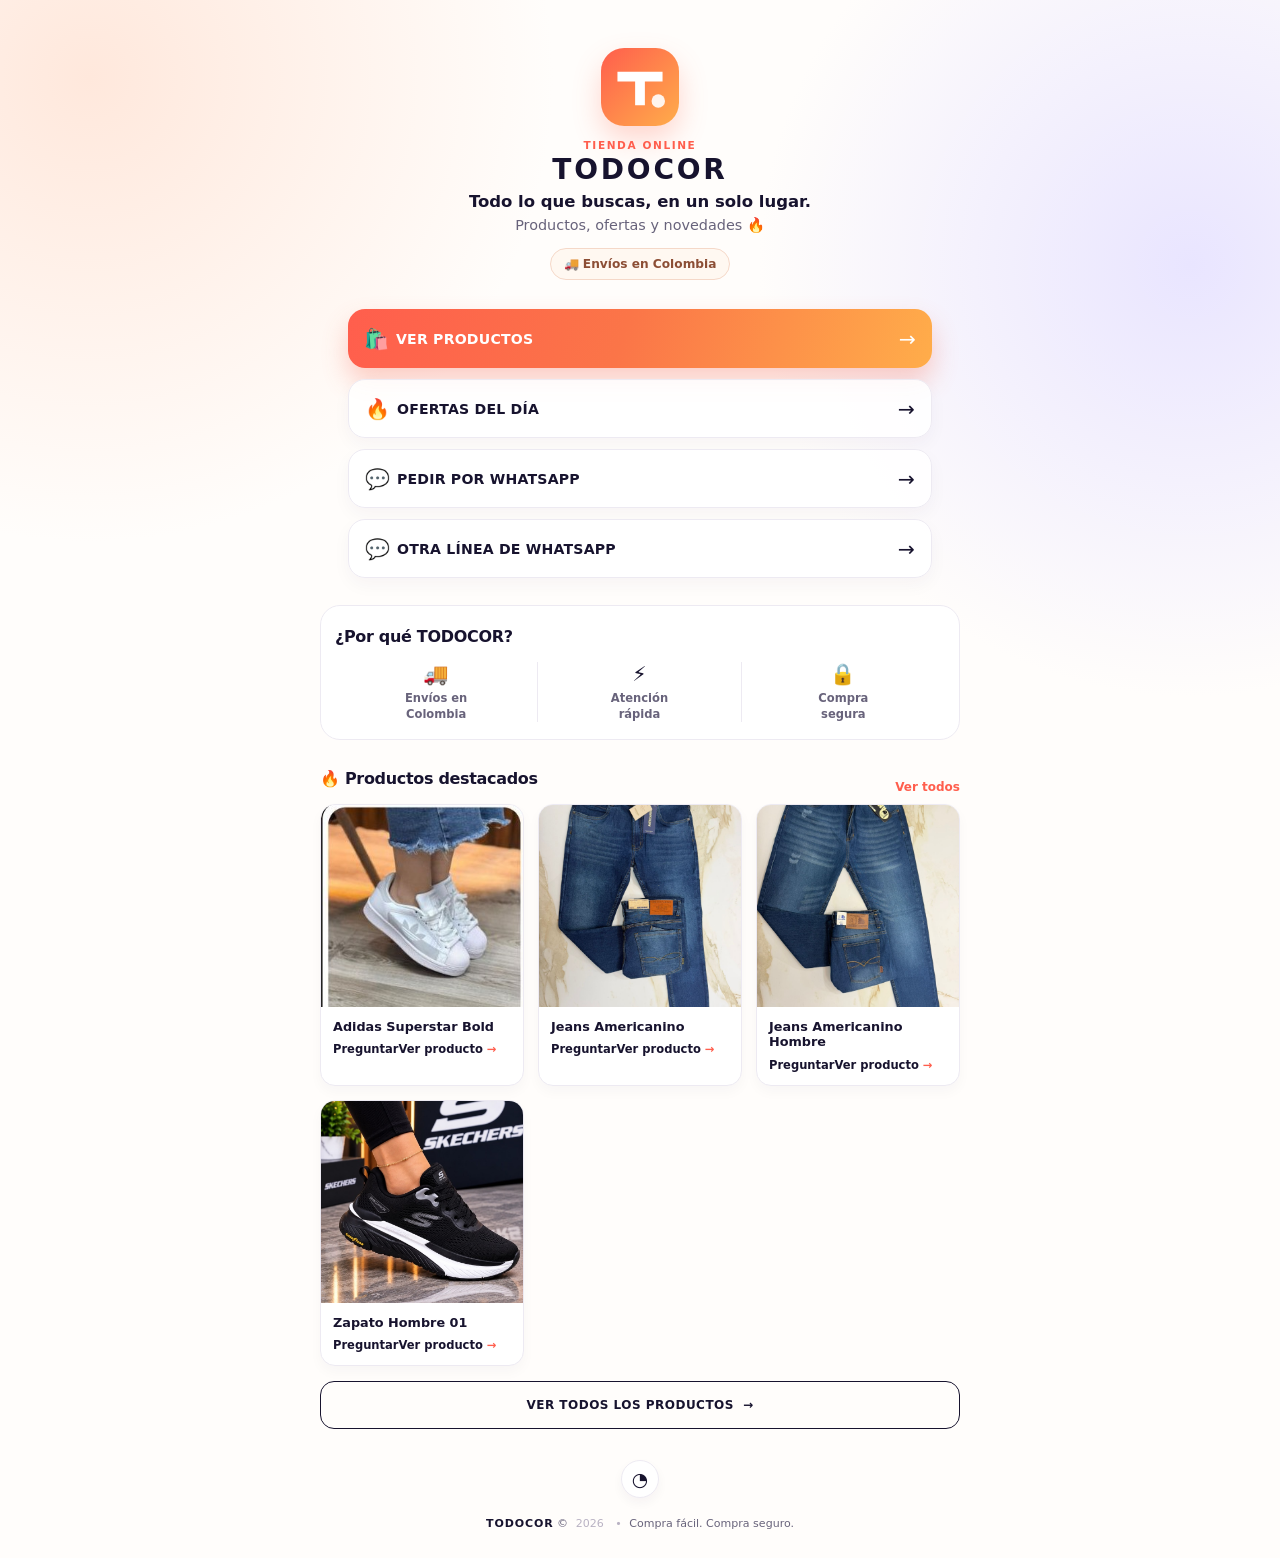
<file: index.html>
<!doctype html>
<html lang="es">
  <head>
    <meta charset="UTF-8" />
    <meta name="viewport" content="width=device-width, initial-scale=1.0" />
    <meta name="theme-color" content="#151032" />
    <meta name="description" content="Descubre productos, ofertas y novedades de TODOCOR. Compra fácil y recibe tus productos en Colombia." />
    <meta property="og:title" content="TODOCOR | Todo lo que buscas, en un solo lugar" />
    <meta property="og:description" content="Descubre productos, ofertas y novedades de TODOCOR. Compra fácil y recibe tus productos en Colombia." />
    <meta property="og:type" content="website" />
    <meta property="og:image" content="assets/logo.svg" />
    <link rel="icon" href="assets/logo.svg" type="image/svg+xml" />
    <link rel="stylesheet" href="style.css" />
    <title>TODOCOR | Todo lo que buscas, en un solo lugar</title>
  </head>
  <body>
    <main class="page-shell">
      <section class="hero reveal" aria-labelledby="brand-name">
        <div class="brand-mark"><img id="brand-logo" src="assets/logo.svg" alt="Logo TODOCOR" /></div>
        <p class="eyebrow">TIENDA ONLINE</p>
        <h1 id="brand-name">TODOCOR</h1>
        <p class="tagline" id="brand-description">Todo lo que buscas, en un solo lugar.</p>
        <p class="subtag">Productos, ofertas y novedades <span aria-hidden="true">🔥</span></p>
        <span class="shipping-badge">🚚 Envíos en Colombia</span>
      </section>

      <nav class="links reveal" aria-label="Enlaces principales">
        <!-- Los enlaces se configuran al inicio de script.js -->
        <a class="link-card featured" data-link="products" href="#PRODUCTOS"><span class="link-icon">🛍️</span><span>VER PRODUCTOS</span><span class="arrow">→</span></a>
        <a class="link-card" data-link="offers" href="#OFERTAS"><span class="link-icon">🔥</span><span>OFERTAS DEL DÍA</span><span class="arrow">→</span></a>
        <a class="link-card" data-link="whatsapp" href="#WHATSAPP"><span class="link-icon">💬</span><span>PEDIR POR WHATSAPP</span><span class="arrow">→</span></a>
        <a class="link-card" data-link="whatsappSecondary" href="#WHATSAPP-2"><span class="link-icon">💬</span><span>OTRA LÍNEA DE WHATSAPP</span><span class="arrow">→</span></a>
        <a class="link-card" data-link="tiktok" href="#TIKTOK"><span class="link-icon">♪</span><span>SÍGUENOS EN TIKTOK</span><span class="arrow">→</span></a>
        <a class="link-card" data-link="instagram" href="#INSTAGRAM"><span class="link-icon">◎</span><span>SÍGUENOS EN INSTAGRAM</span><span class="arrow">→</span></a>
        <a class="link-card" data-link="facebook" href="#FACEBOOK"><span class="link-icon">f</span><span>VISÍTANOS EN FACEBOOK</span><span class="arrow">→</span></a>
      </nav>

      <section class="trust reveal" aria-labelledby="trust-title">
        <h2 id="trust-title">¿Por qué TODOCOR?</h2>
        <div class="trust-list">
          <div><span>🚚</span><p>Envíos en<br />Colombia</p></div>
          <div><span>⚡</span><p>Atención<br />rápida</p></div>
          <div><span>🔒</span><p>Compra<br />segura</p></div>
        </div>
      </section>

      <section class="products reveal" aria-labelledby="products-title">
        <div class="section-heading"><h2 id="products-title">🔥 Productos destacados</h2><a data-link="products" href="#PRODUCTOS">Ver todos</a></div>
        <!-- Se llena automáticamente con los productos destacados de products.json. -->
        <div class="product-grid" id="featured-products" aria-live="polite"></div>
        <a class="all-products-button" data-link="products" href="products.html">VER TODOS LOS PRODUCTOS <span>→</span></a>
      </section>

      <section class="socials reveal" aria-label="Redes sociales">
        <a data-link="tiktok" href="#TIKTOK" aria-label="TikTok">♪</a><a data-link="instagram" href="#INSTAGRAM" aria-label="Instagram">◎</a><a data-link="facebook" href="#FACEBOOK" aria-label="Facebook">f</a><a data-link="whatsapp" href="#WHATSAPP" aria-label="WhatsApp">◔</a>
      </section>
      <footer class="reveal"><strong id="footer-brand">TODOCOR</strong> © <span id="copyright-year"></span> <span>•</span> Compra fácil. Compra seguro.</footer>
    </main>
    <script src="script.js"></script>
    <script src="products.js"></script>
  </body>
</html>
</file>
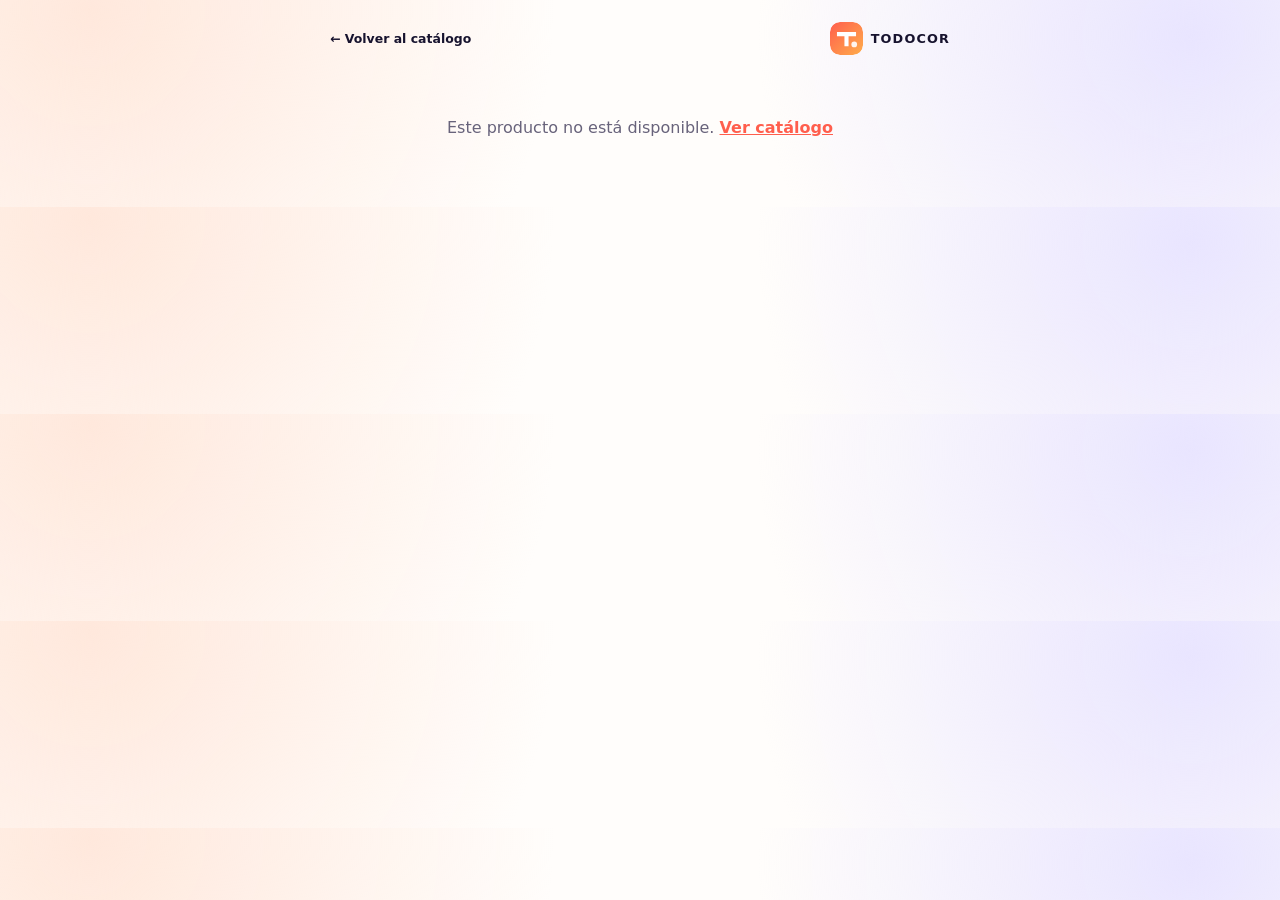
<file: product.html>
<!doctype html>
<html lang="es">
  <head>
    <meta charset="UTF-8" />
    <meta name="viewport" content="width=device-width, initial-scale=1.0" />
    <meta name="theme-color" content="#151032" />
    <meta name="description" content="Producto TODOCOR." />
    <link rel="icon" href="assets/logo.svg" type="image/svg+xml" />
    <link rel="stylesheet" href="style.css" />
    <title>Producto | TODOCOR</title>
  </head>
  <body>
    <main class="detail-page page-shell">
      <header class="catalog-header reveal"><a class="back-link" href="products.html">← Volver al catálogo</a><a class="mini-brand" href="index.html"><img id="brand-logo" src="assets/logo.svg" alt="Logo TODOCOR" /><span id="brand-name">TODOCOR</span></a></header>
      <section id="product-detail" class="product-detail reveal" aria-live="polite"></section>
      <p class="empty-state" id="missing-product" hidden>Este producto no está disponible. <a href="products.html">Ver catálogo</a></p>
    </main>
    <script src="script.js"></script>
    <script src="products.js"></script>
  </body>
</html>
</file>
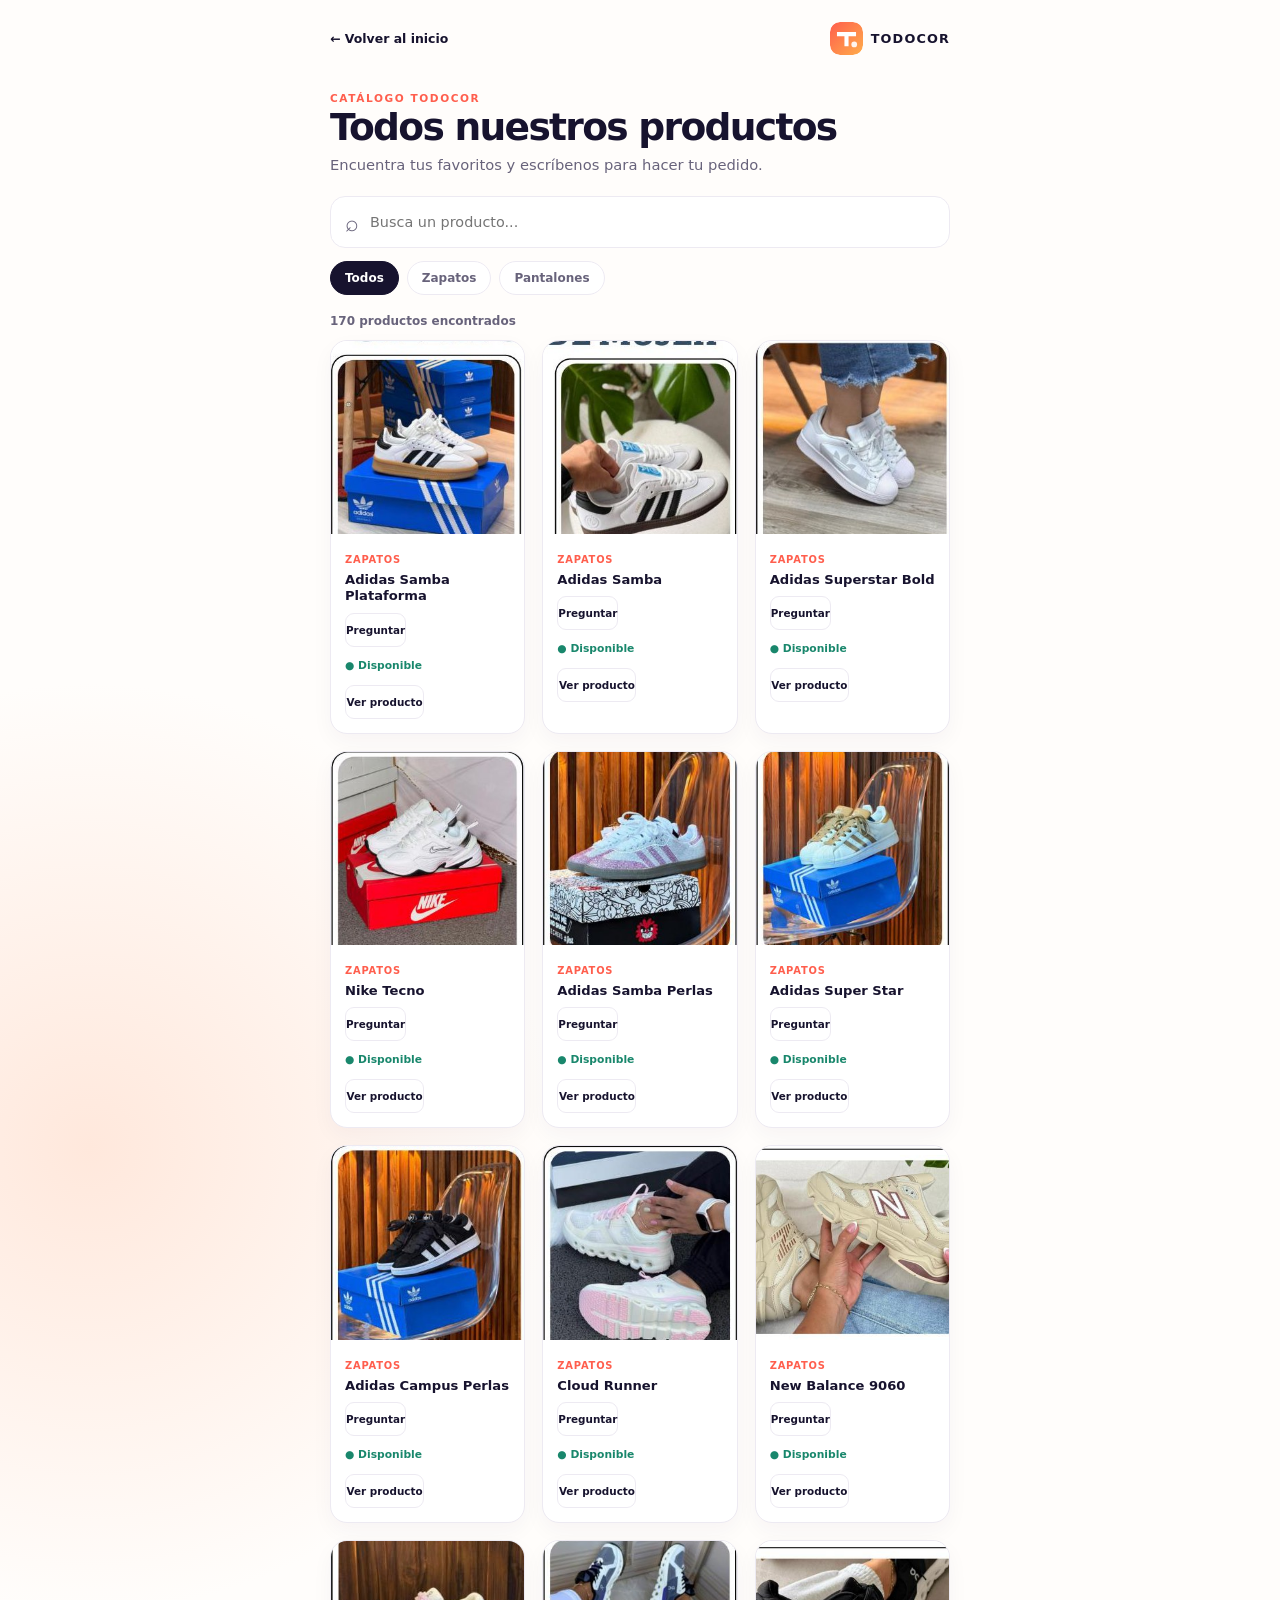
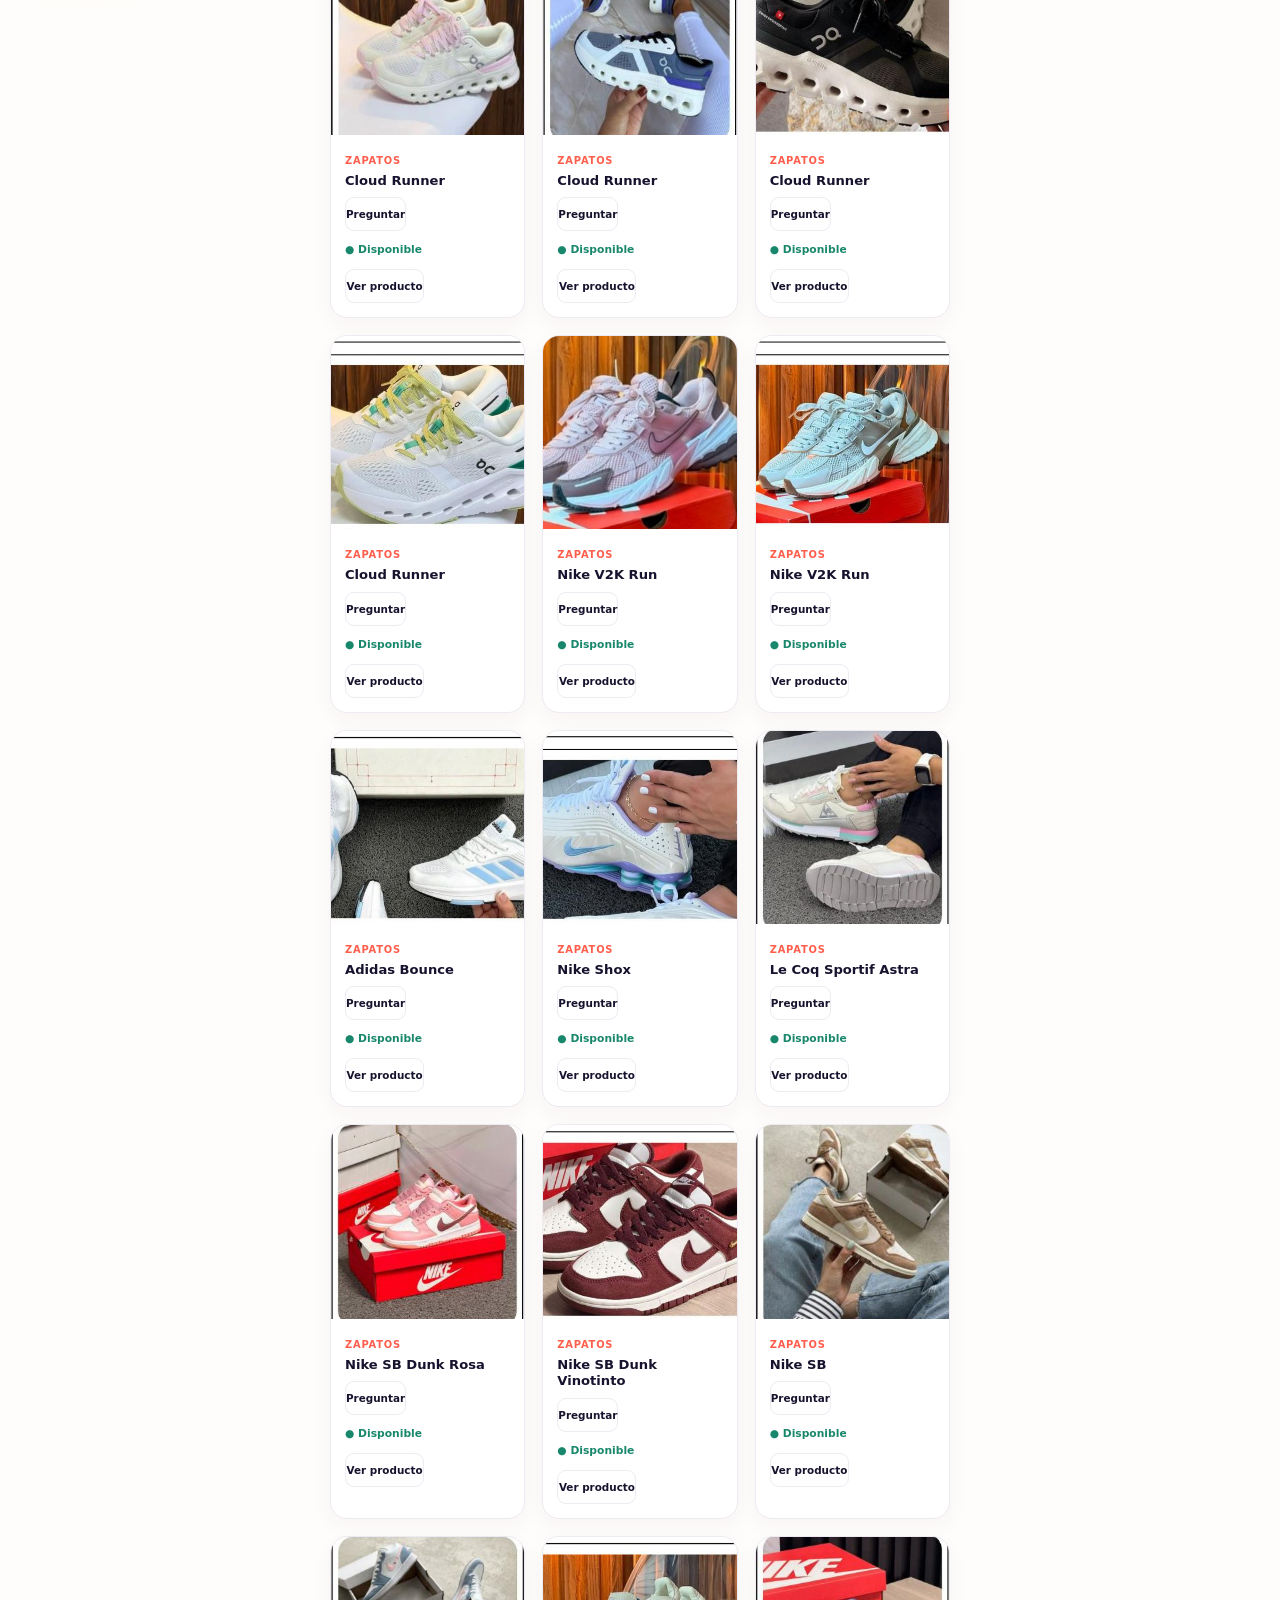
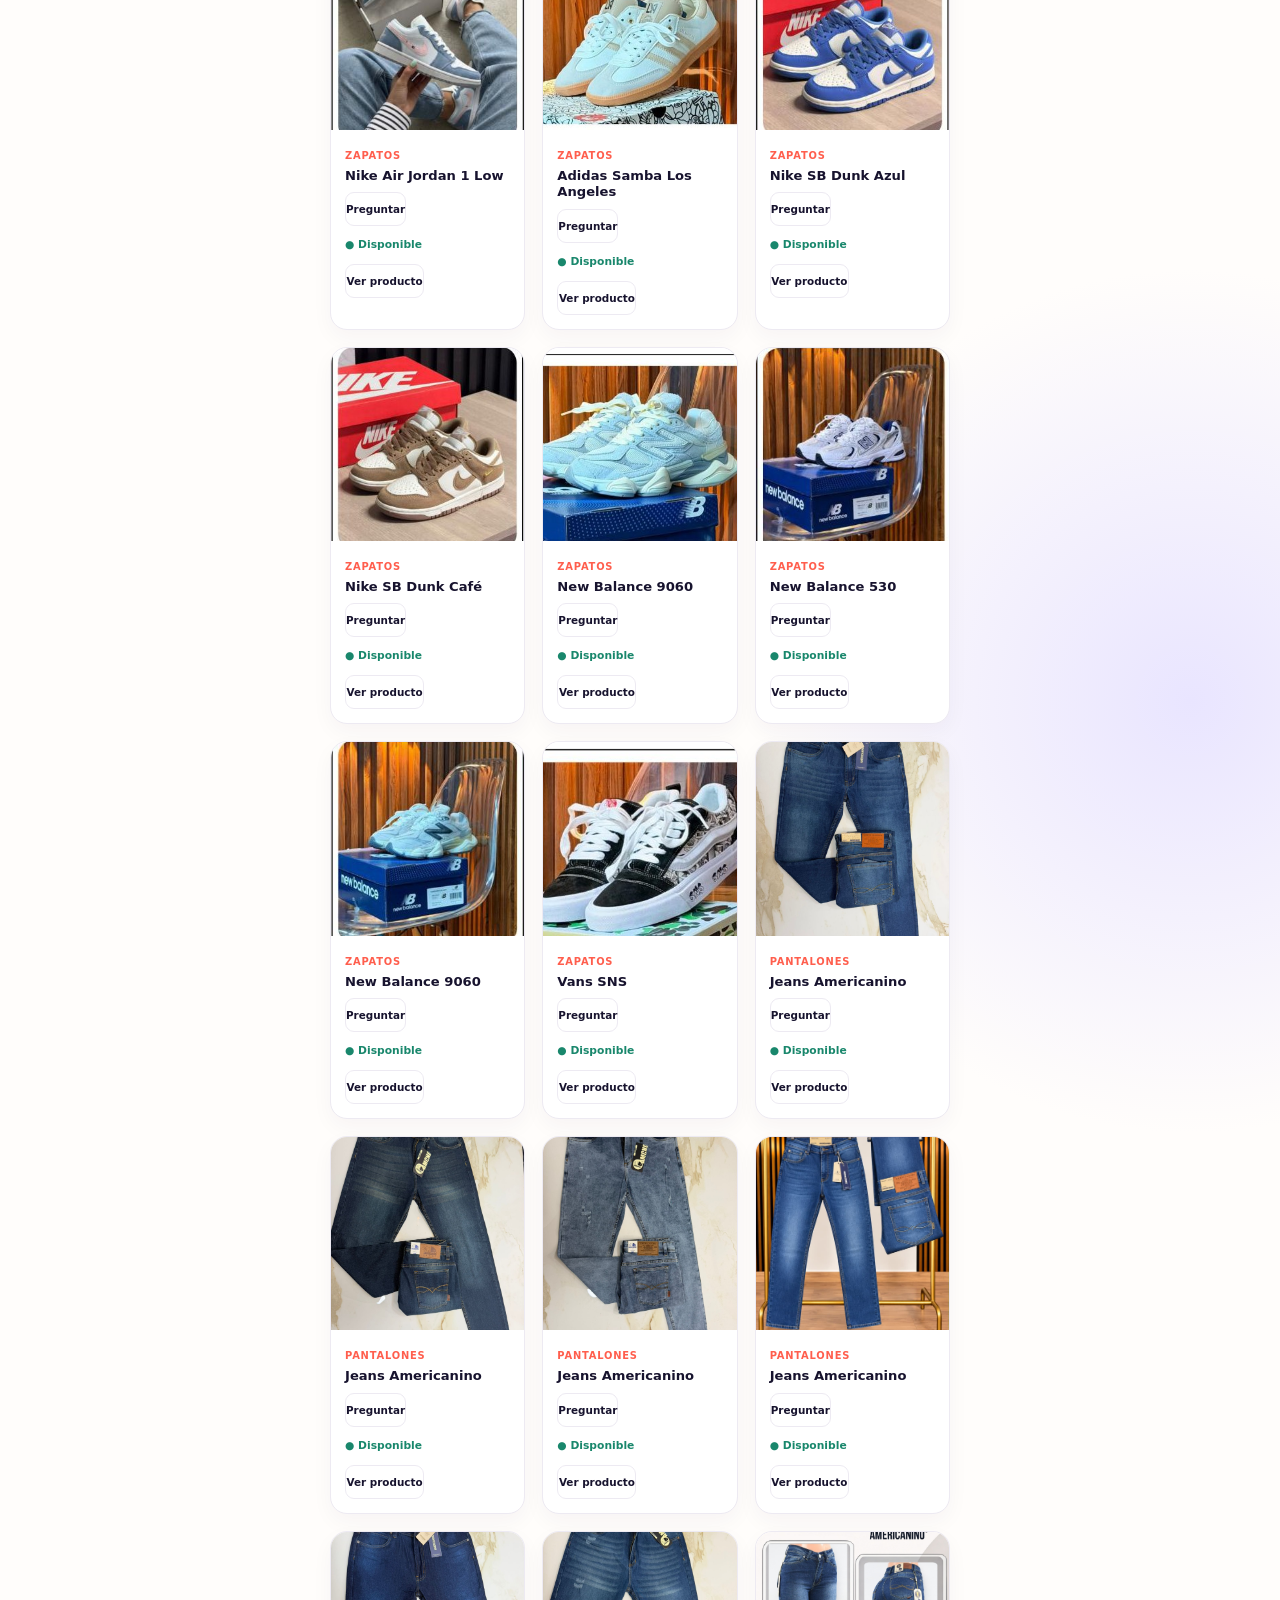
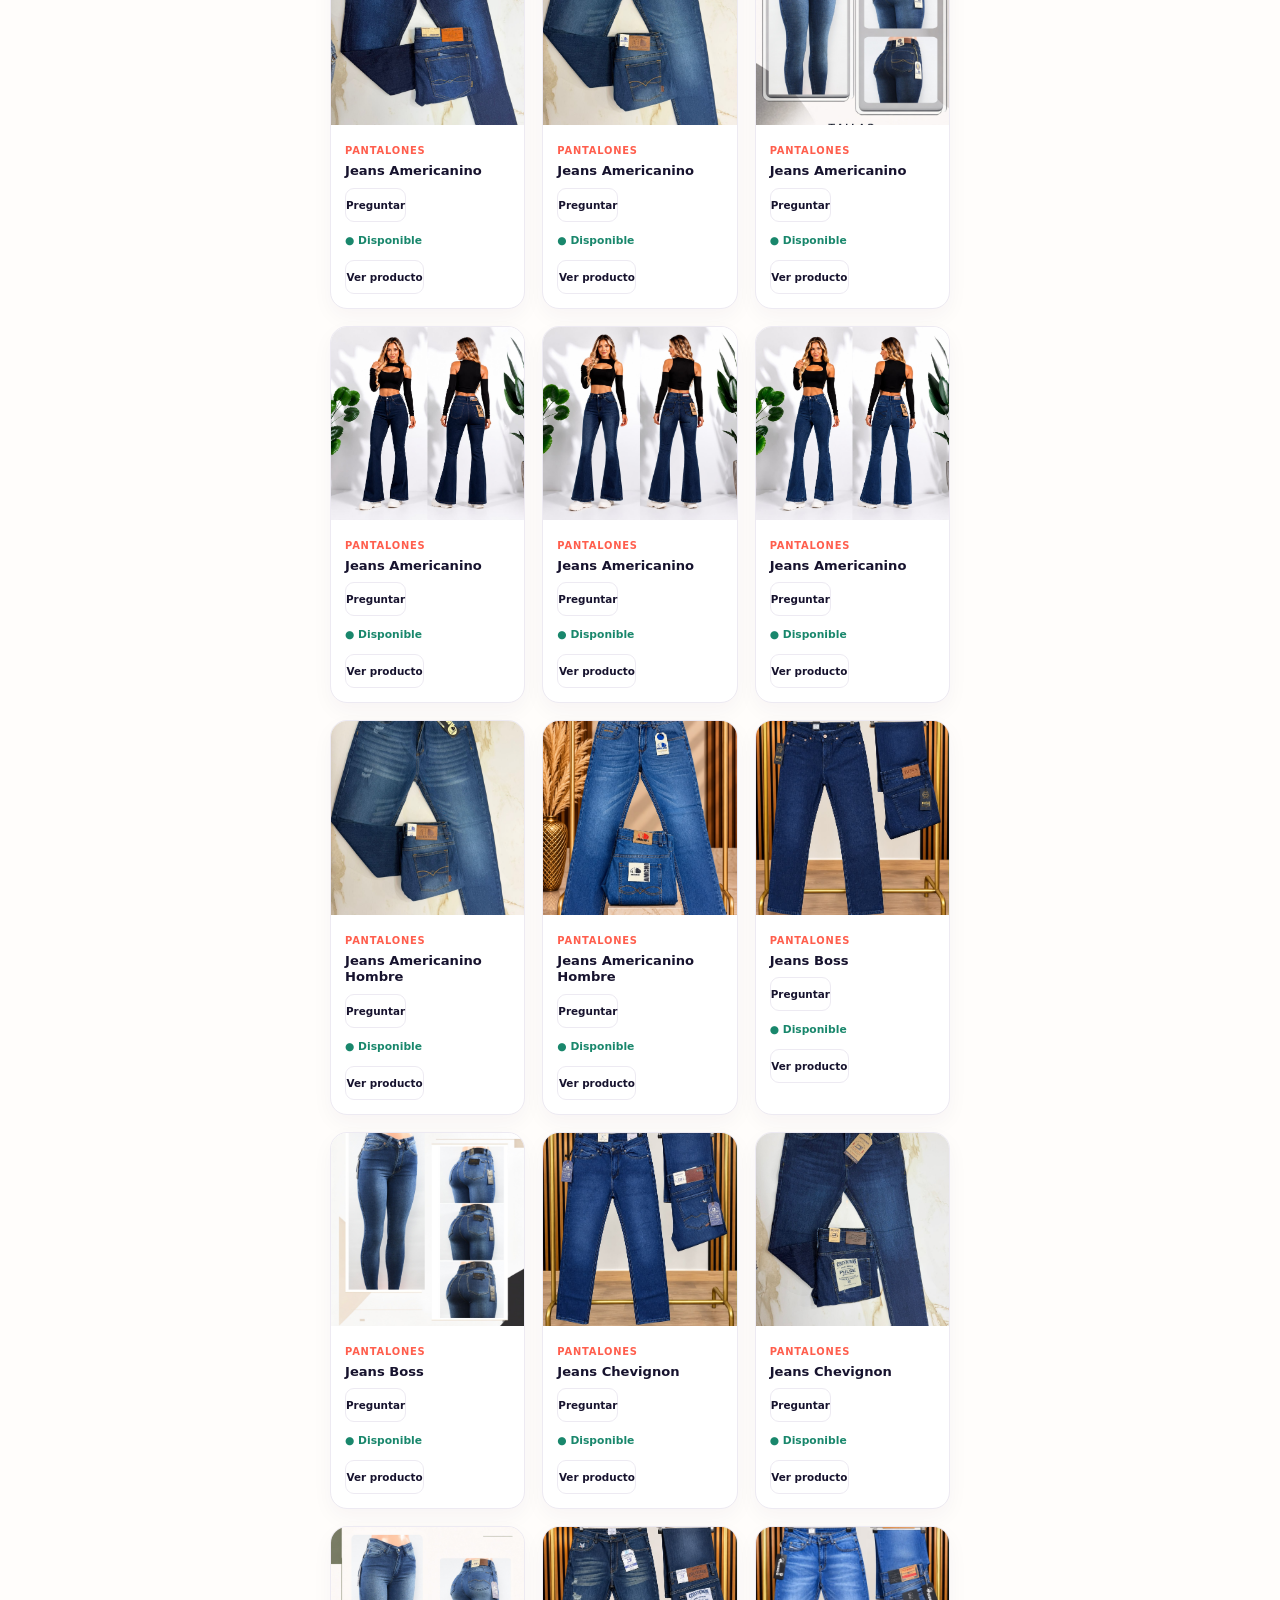
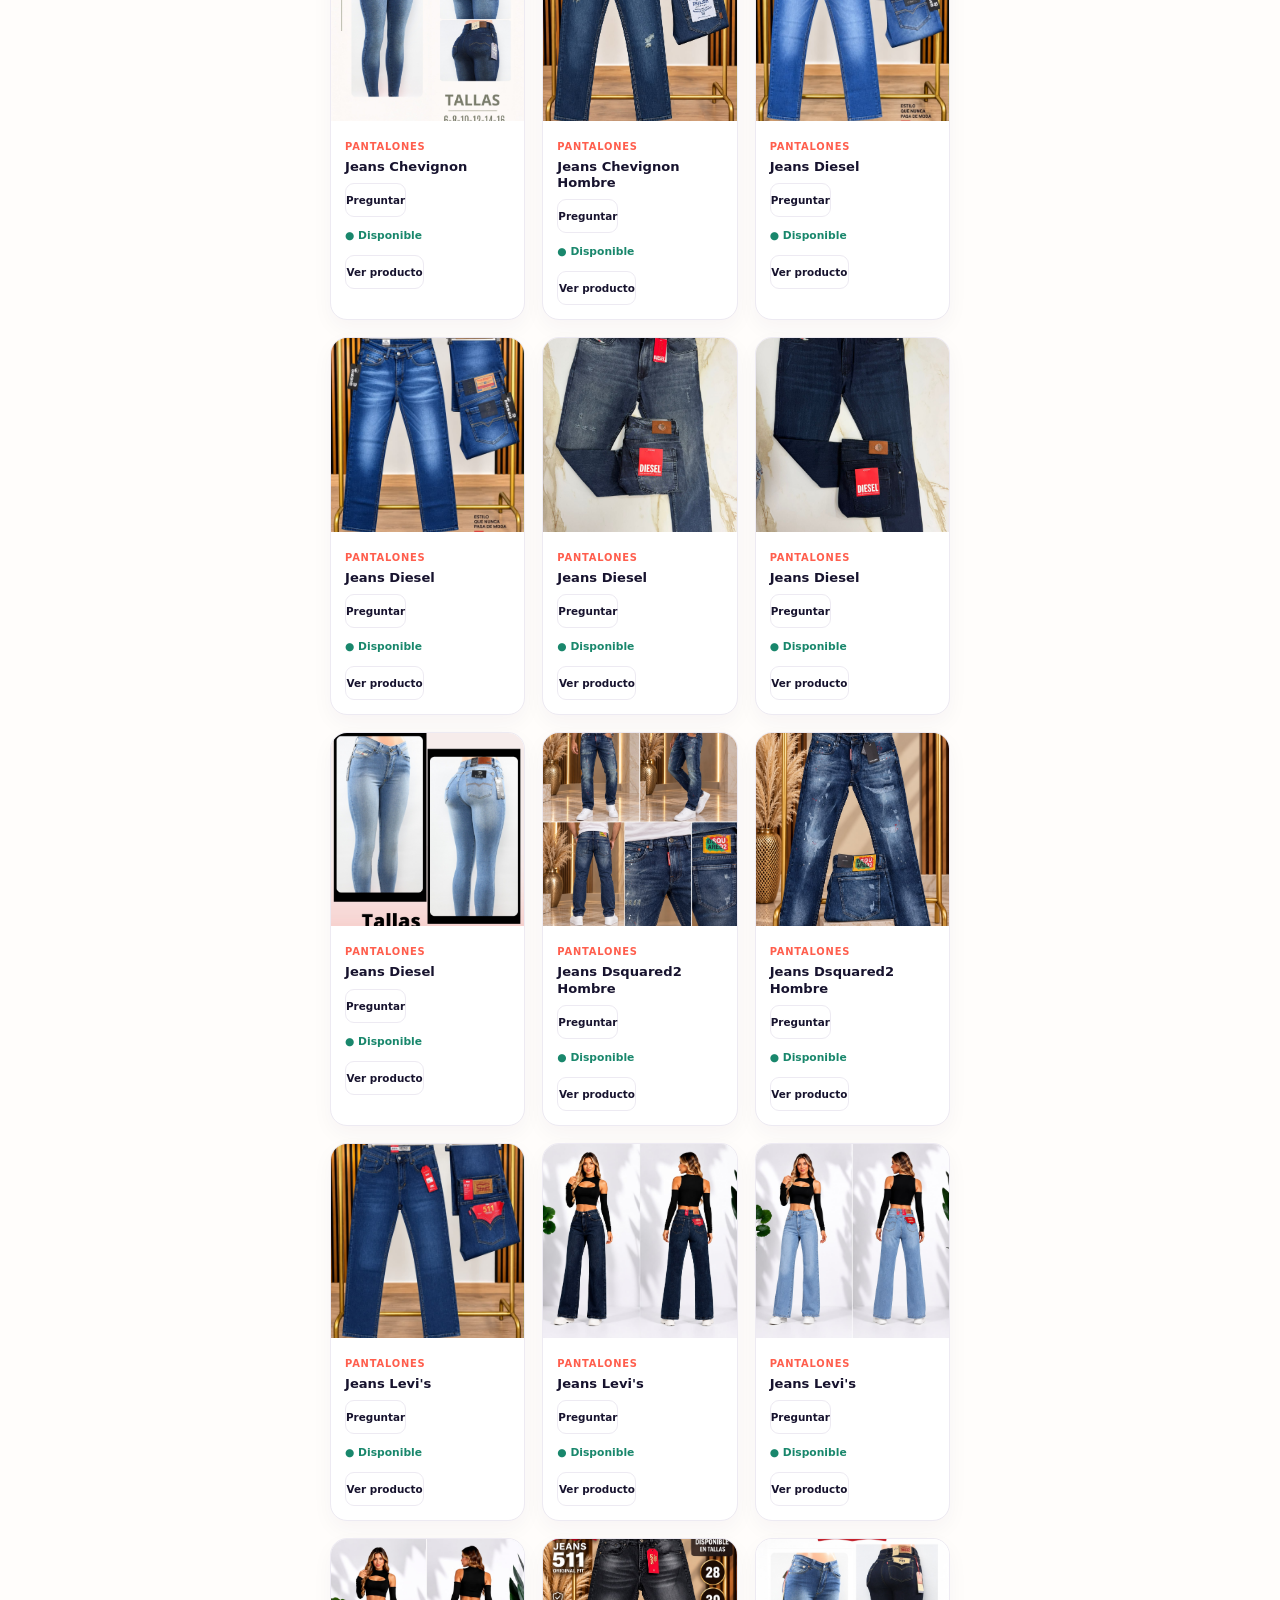
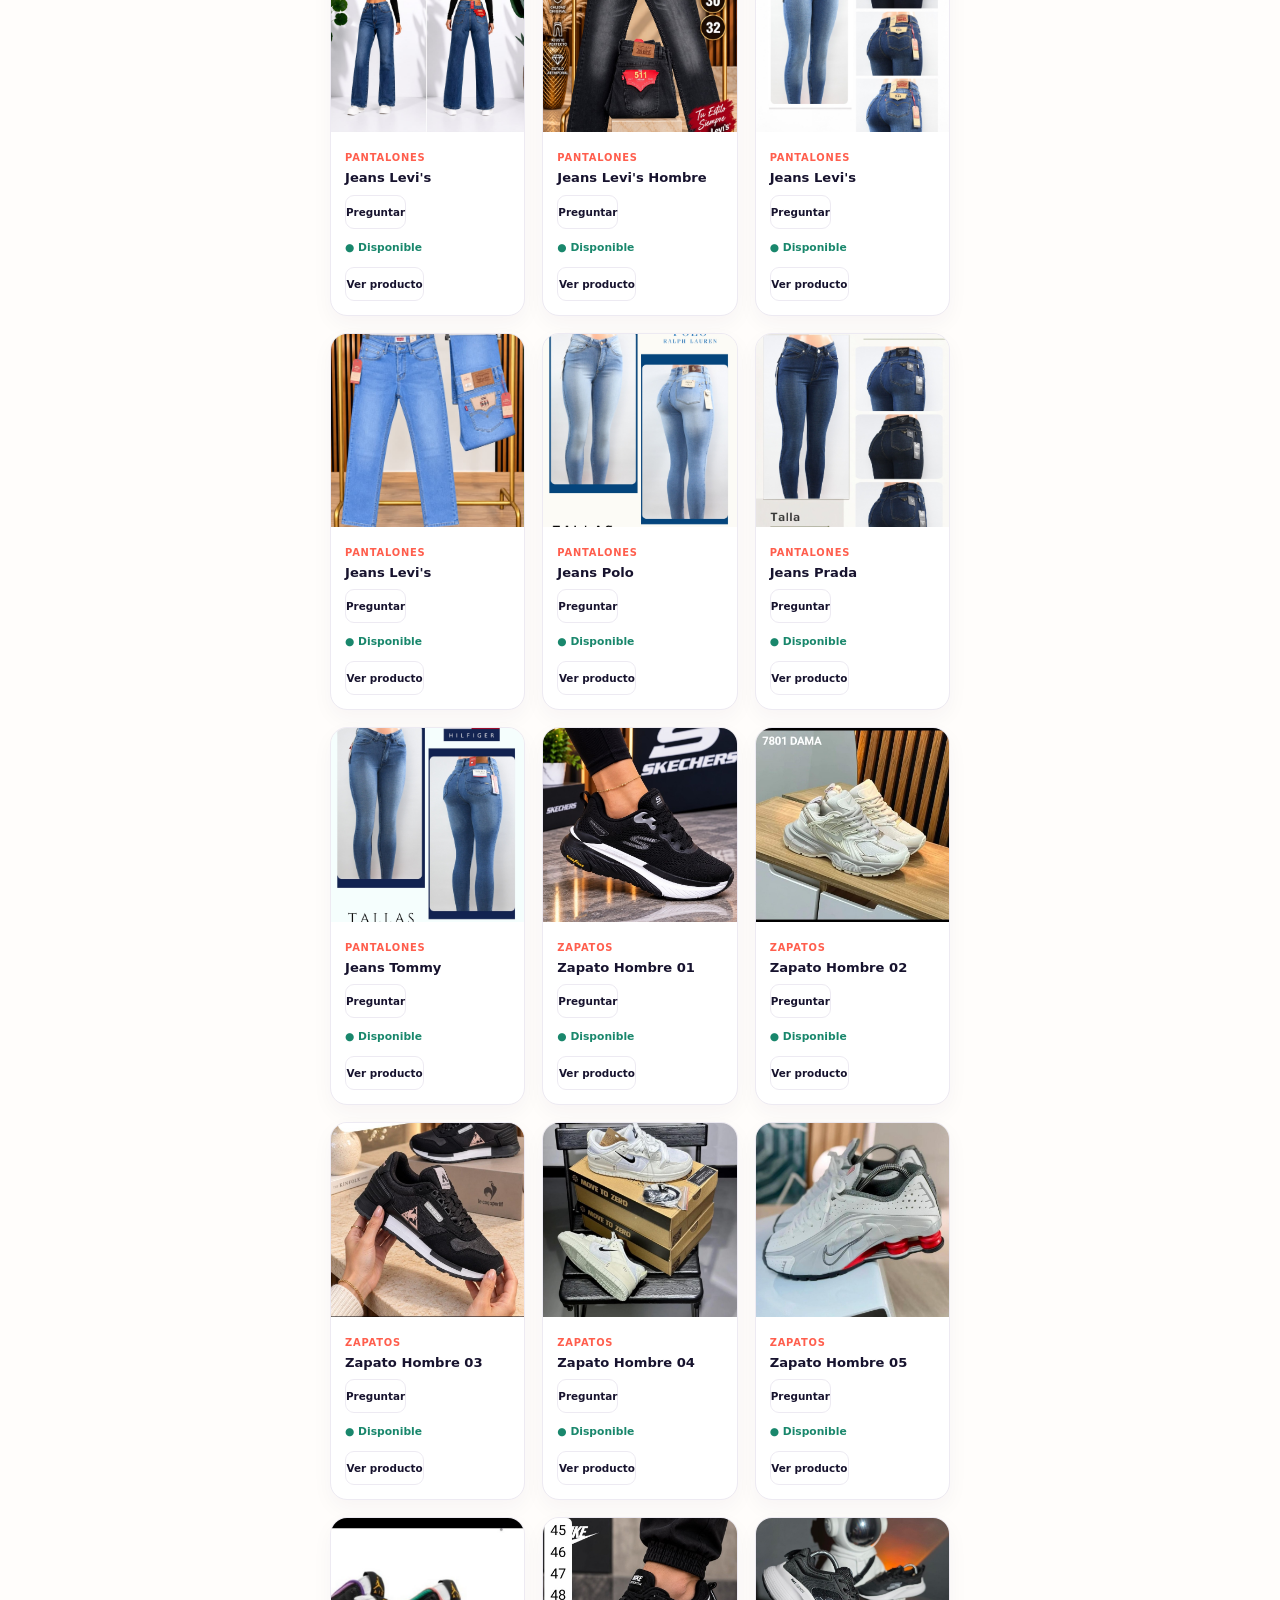
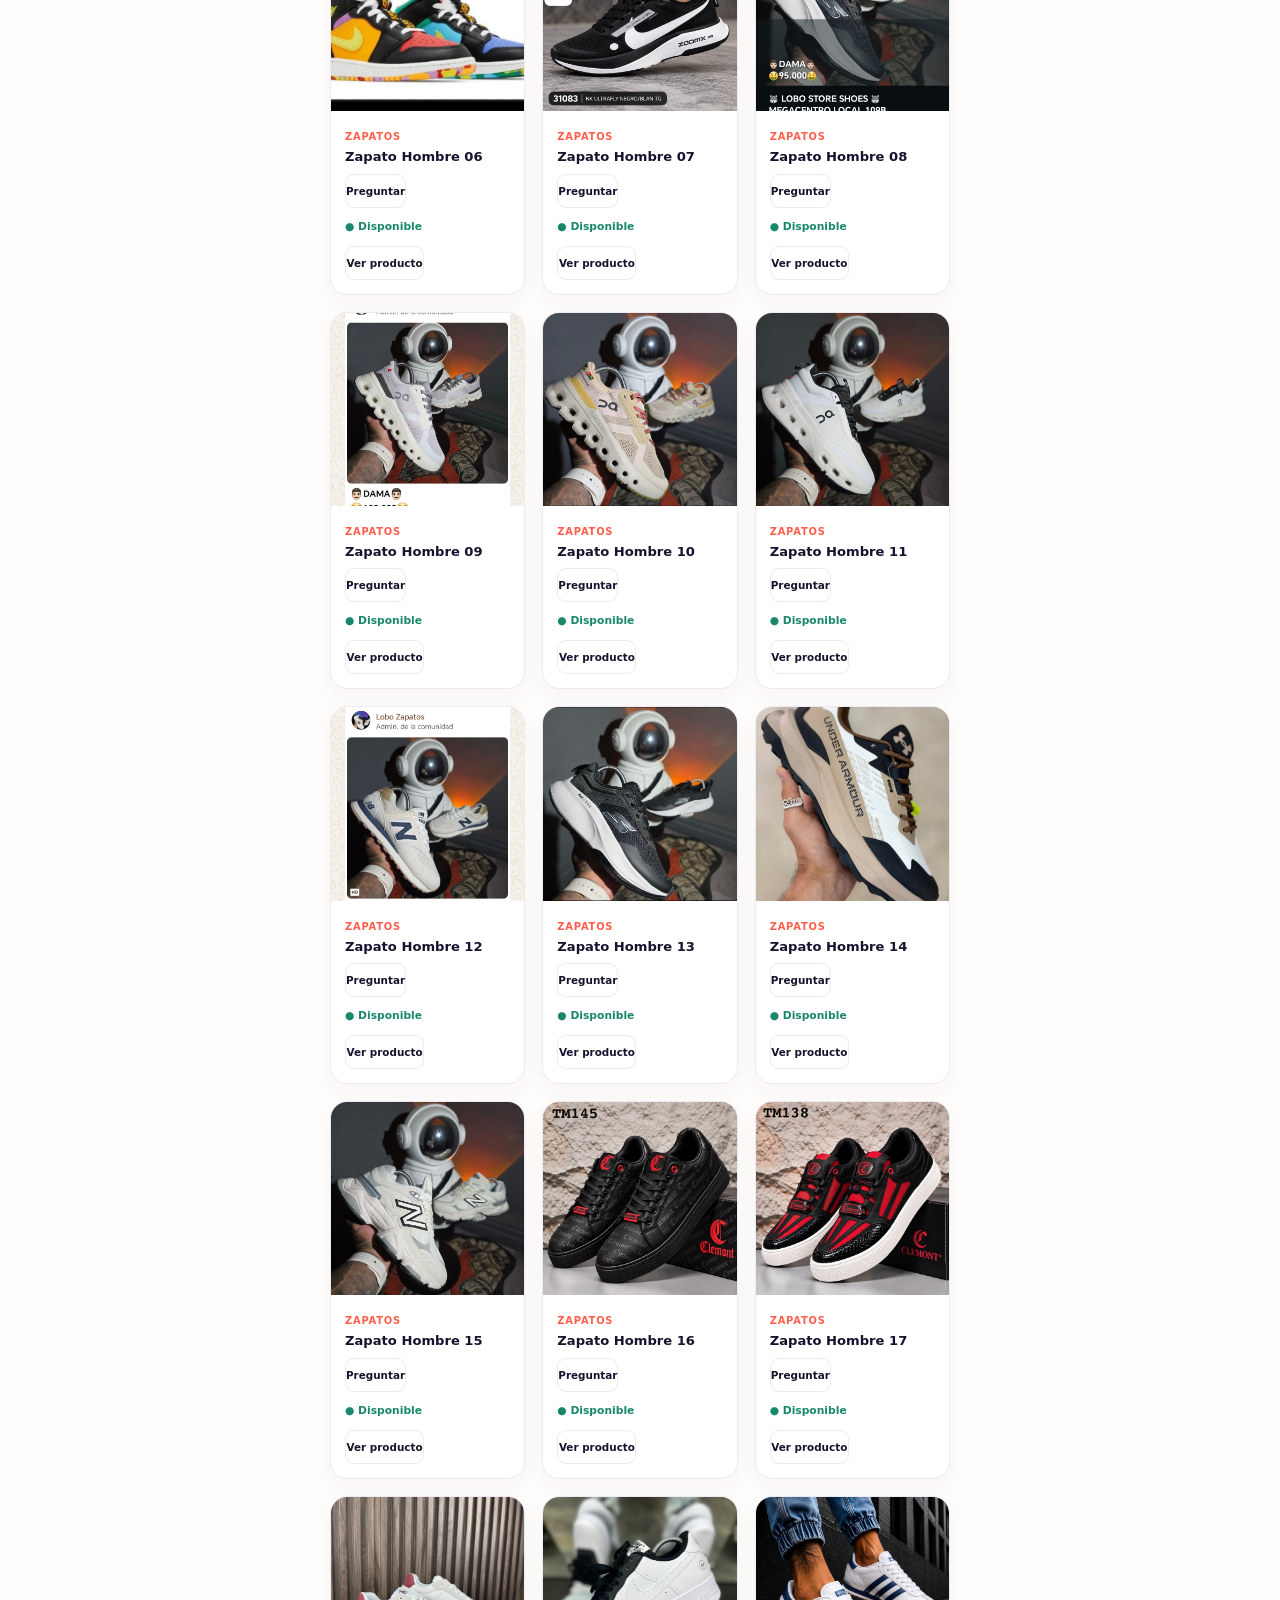
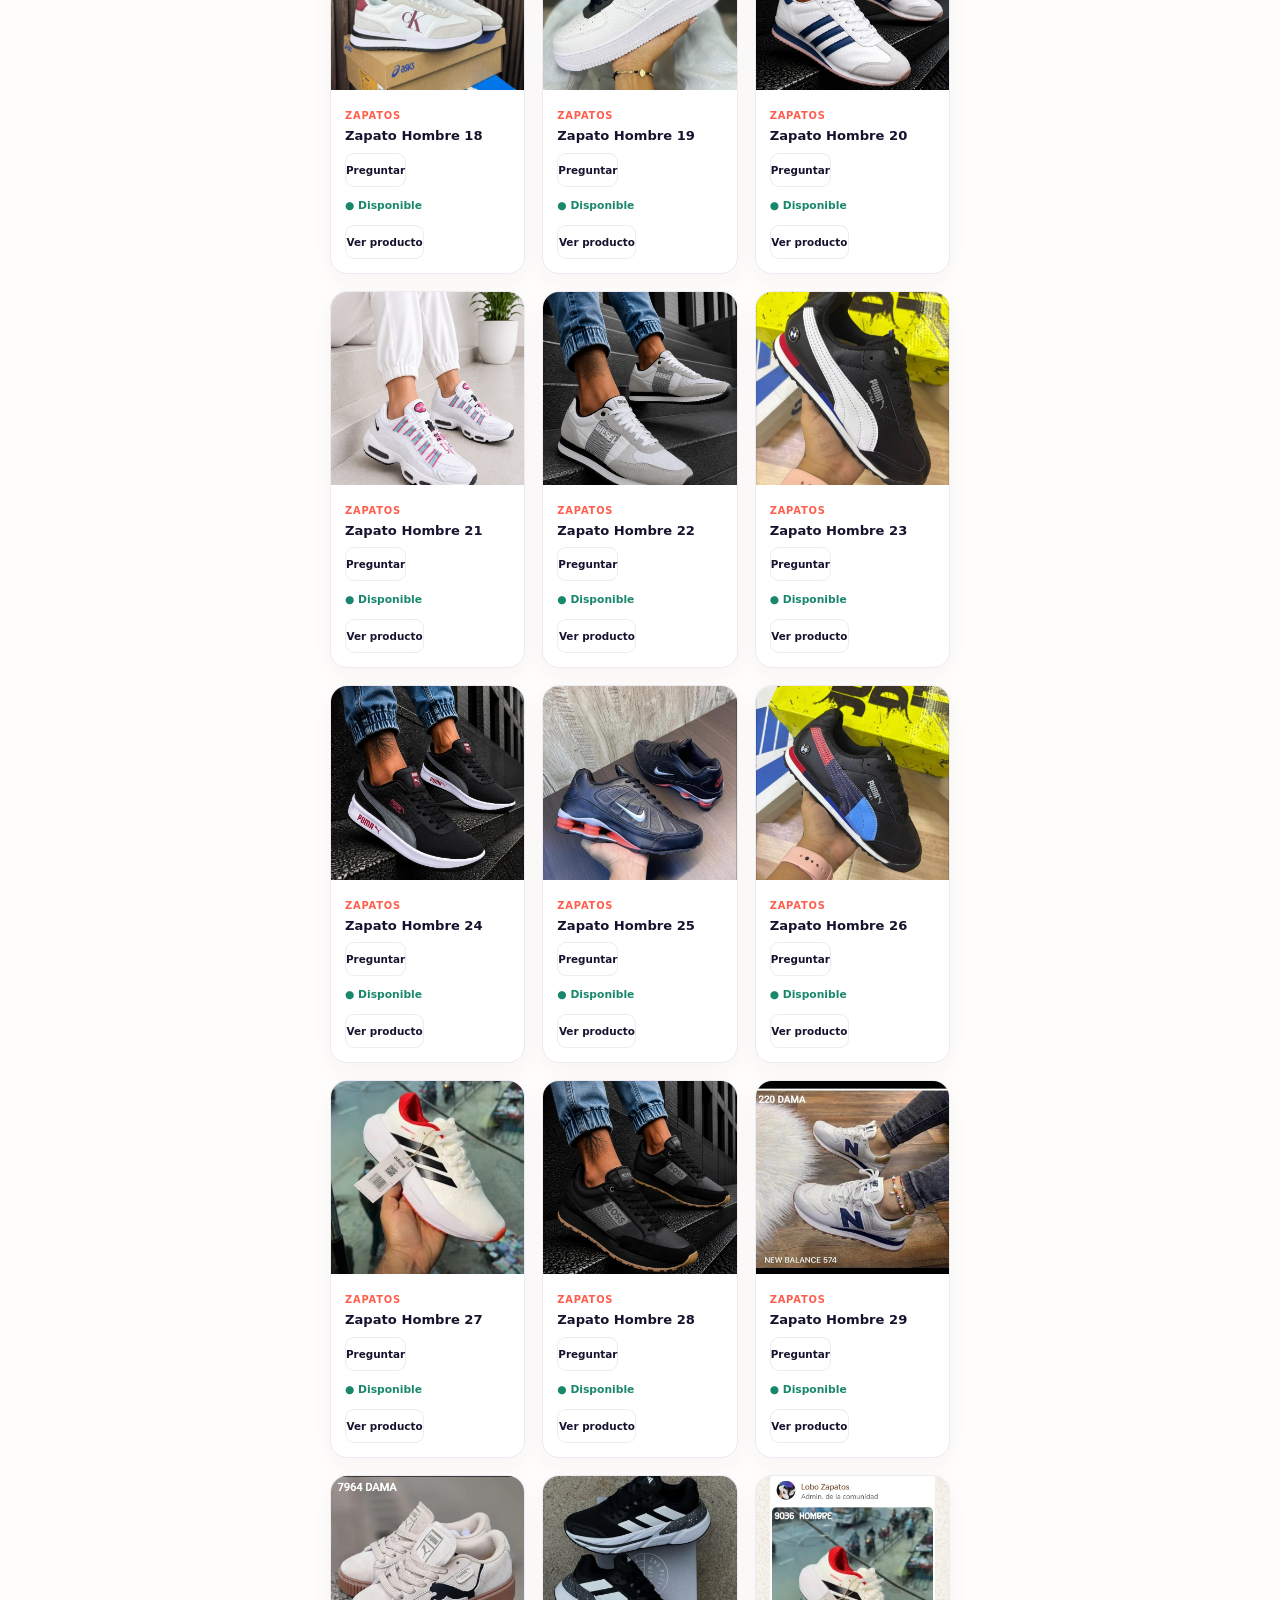
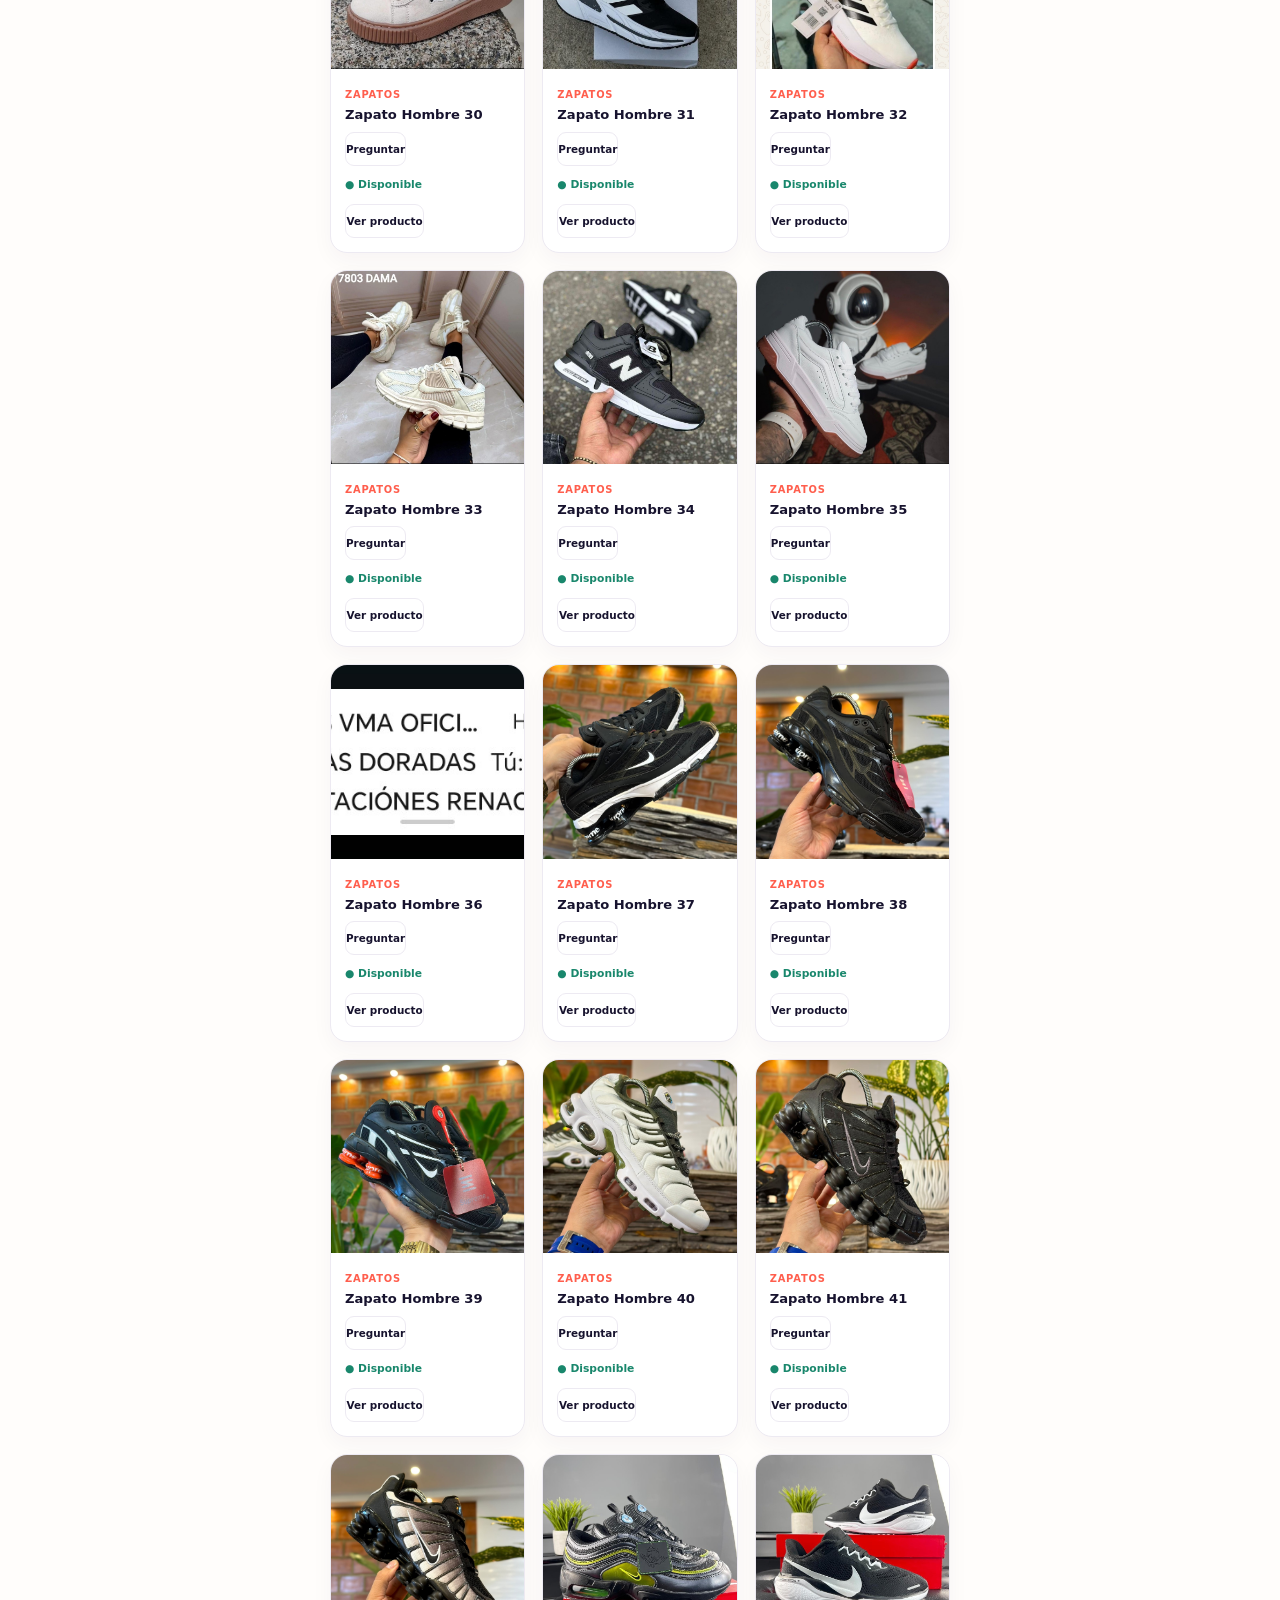
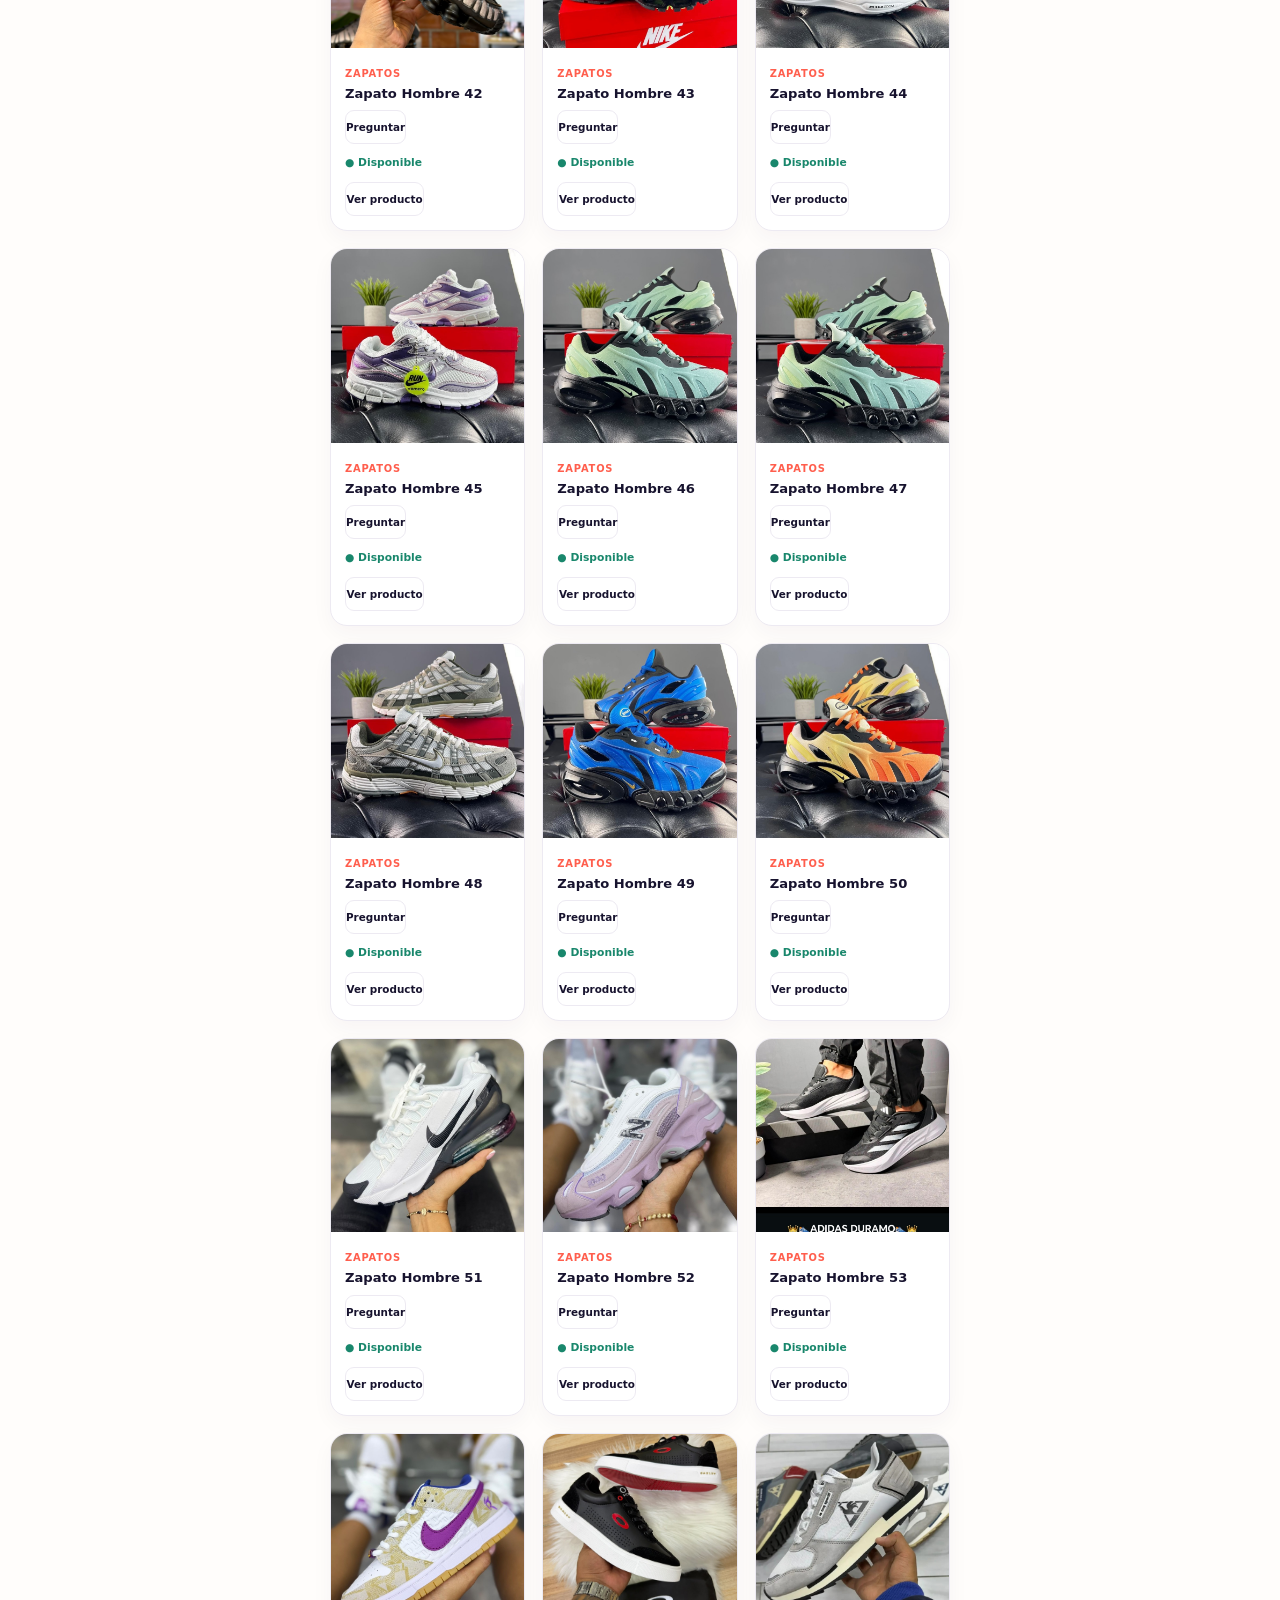
<file: products.html>
<!doctype html>
<html lang="es">
  <head>
    <meta charset="UTF-8" />
    <meta name="viewport" content="width=device-width, initial-scale=1.0" />
    <meta name="theme-color" content="#151032" />
    <meta name="description" content="Explora el catálogo de productos de TODOCOR." />
    <link rel="icon" href="assets/logo.svg" type="image/svg+xml" />
    <link rel="stylesheet" href="style.css" />
    <title>Productos | TODOCOR</title>
  </head>
  <body>
    <main class="catalog-page page-shell">
      <header class="catalog-header reveal">
        <a class="back-link" href="index.html">← Volver al inicio</a>
        <a class="mini-brand" href="index.html"><img id="brand-logo" src="assets/logo.svg" alt="Logo TODOCOR" /><span id="brand-name">TODOCOR</span></a>
      </header>
      <section class="catalog-intro reveal" aria-labelledby="catalog-title">
        <p class="eyebrow">CATÁLOGO TODOCOR</p>
        <h1 id="catalog-title">Todos nuestros productos</h1>
        <p>Encuentra tus favoritos y escríbenos para hacer tu pedido.</p>
      </section>
      <section class="catalog-controls reveal" aria-label="Buscar y filtrar productos">
        <label class="search-box" for="product-search"><span>⌕</span><input id="product-search" type="search" placeholder="Busca un producto..." autocomplete="off" /></label>
        <div class="filter-list" id="category-filters" aria-label="Categorías"></div>
        <div class="filter-list" id="subcategory-filters" aria-label="Subcategorías" hidden></div>
      </section>
      <p class="product-count" id="product-count" aria-live="polite"></p>
      <section class="catalog-grid" id="catalog-products" aria-live="polite"></section>
      <p class="empty-state" id="empty-state" hidden>No encontramos productos con esa búsqueda.</p>
    </main>
    <script src="script.js"></script>
    <script src="products.js"></script>
  </body>
</html>
</file>
<file: style.css>
:root { --ink:#17132e; --muted:#68637b; --accent:#ff5e4d; --accent-2:#ffad4a; --paper:#fffdfb; --line:#edeaf2; --card:#ffffff; }
*{box-sizing:border-box} html{scroll-behavior:smooth} body{margin:0;min-width:320px;color:var(--ink);font-family:Inter,ui-sans-serif,system-ui,-apple-system,BlinkMacSystemFont,"Segoe UI",sans-serif;background:radial-gradient(circle at 7% 5%,#ffe8dc 0,transparent 29rem),radial-gradient(circle at 93% 17%,#e9e5ff 0,transparent 27rem),var(--paper)}
.page-shell{width:min(100%,680px);margin:auto;padding:34px 20px 28px;overflow:hidden}.hero{text-align:center}.brand-mark{width:78px;height:78px;margin:0 auto 13px;border-radius:25px;box-shadow:0 13px 28px #ff685344;animation:float 4s ease-in-out infinite}.brand-mark img{width:100%;height:100%;display:block}.eyebrow{margin:0 0 5px;color:var(--accent);font-size:.66rem;font-weight:800;letter-spacing:.15em}h1,h2,h3,p{margin-top:0}h1{margin-bottom:8px;font-size:1.75rem;letter-spacing:.1em;line-height:1}.tagline{margin-bottom:6px;font-size:1.03rem;font-weight:750}.subtag{margin-bottom:14px;color:var(--muted);font-size:.9rem}.shipping-badge{display:inline-block;padding:8px 13px;border:1px solid #f5d8c8;border-radius:99px;background:#fff8f1;color:#8c4e35;font-size:.76rem;font-weight:700}
.links{display:grid;gap:11px;margin:29px 0 27px}.link-card{position:relative;display:grid;grid-template-columns:32px 1fr 25px;align-items:center;min-height:59px;padding:8px 16px;border:1px solid var(--line);border-radius:17px;background:rgba(255,255,255,.84);box-shadow:0 7px 18px #2e1a4a0a;color:var(--ink);font-size:.88rem;font-weight:800;letter-spacing:.015em;text-decoration:none;transition:transform .22s ease,box-shadow .22s ease,border-color .22s ease}.link-card:hover{transform:translateY(-3px);border-color:#ded5ec;box-shadow:0 12px 24px #2e1a4a17}.link-card:active,.socials a:active,.product-info a:active{transform:scale(.97)}.link-icon{font-size:1.25rem;text-align:left}.arrow{font-size:1.27rem;font-weight:400;text-align:right}.featured{border:0;background:linear-gradient(107deg,var(--accent),#fb7548 47%,var(--accent-2));box-shadow:0 14px 26px #f55f494d;color:#fff}.featured:hover{box-shadow:0 17px 29px #f55f4966}
.trust{padding:21px 14px 17px;border:1px solid var(--line);border-radius:20px;background:#fff}.trust h2,.products h2{margin-bottom:16px;font-size:1rem;letter-spacing:-.02em}.trust-list{display:grid;grid-template-columns:repeat(3,1fr)}.trust-list>div{text-align:center;border-right:1px solid var(--line)}.trust-list>div:last-child{border:0}.trust-list span{font-size:1.28rem}.trust-list p{margin:5px 0 0;color:var(--muted);font-size:.72rem;font-weight:650;line-height:1.35}
.products{margin-top:29px}.section-heading{display:flex;align-items:center;justify-content:space-between}.section-heading a{color:var(--accent);font-size:.75rem;font-weight:800;text-decoration:none}.product-grid{display:grid;grid-template-columns:repeat(3,1fr);gap:10px}.product-card{overflow:hidden;border:1px solid var(--line);border-radius:15px;background:var(--card);box-shadow:0 6px 13px #2e1a4a08}.product-card img{display:block;width:100%;aspect-ratio:1;object-fit:cover;background:#f6f0ed}.product-info{padding:9px 8px 10px}.product-info h3{margin-bottom:4px;font-size:.68rem;line-height:1.2}.product-info p{margin-bottom:7px;color:var(--accent);font-size:.73rem;font-weight:850}.product-info a{color:var(--ink);font-size:.64rem;font-weight:800;text-decoration:none}.product-info a span{color:var(--accent)}
.all-products-button{display:flex;align-items:center;justify-content:center;gap:9px;min-height:48px;margin-top:15px;border:1px solid var(--ink);border-radius:14px;color:var(--ink);font-size:.75rem;font-weight:850;letter-spacing:.04em;text-decoration:none;transition:transform .2s ease,background .2s ease}.all-products-button:hover{background:var(--ink);color:#fff;transform:translateY(-2px)}
.socials{display:flex;justify-content:center;gap:11px;margin:31px 0 19px}.socials a{display:grid;place-items:center;width:38px;height:38px;border:1px solid var(--line);border-radius:50%;background:#fff;color:var(--ink);font-size:1.18rem;font-weight:800;text-decoration:none;box-shadow:0 5px 11px #2e1a4a0b;transition:transform .2s ease,color .2s ease}.socials a:hover{color:var(--accent);transform:translateY(-2px)}footer{text-align:center;color:var(--muted);font-size:.69rem}footer strong{color:var(--ink);letter-spacing:.08em}footer span{padding:0 4px;color:#b9b2c3}footer a{display:block;margin-top:9px;color:var(--muted);text-underline-offset:3px}.reveal{opacity:0;transform:translateY(12px);animation:reveal .55s cubic-bezier(.2,.8,.2,1) forwards}.hero{animation-delay:.05s}.links{animation-delay:.12s}.trust{animation-delay:.2s}.products{animation-delay:.28s}.socials{animation-delay:.36s}footer{animation-delay:.43s}@keyframes reveal{to{opacity:1;transform:translateY(0)}}@keyframes float{50%{transform:translateY(-5px) rotate(-2deg)}}@media (min-width:700px){.page-shell{padding-top:48px}.links{margin-left:28px;margin-right:28px}.product-grid{gap:14px}.product-info{padding:12px}.product-info h3{font-size:.8rem}.product-info p{font-size:.84rem}.product-info a{font-size:.72rem}}@media (prefers-reduced-motion:reduce){*,*:before,*:after{animation-duration:.01ms!important;animation-iteration-count:1!important;scroll-behavior:auto!important;transition-duration:.01ms!important}}
.catalog-page,.detail-page{max-width:1100px;padding-top:22px}.catalog-header{display:flex;align-items:center;justify-content:space-between;margin-bottom:37px}.back-link{color:var(--ink);font-size:.78rem;font-weight:800;text-decoration:none}.mini-brand{display:flex;align-items:center;gap:8px;color:var(--ink);font-size:.8rem;font-weight:900;letter-spacing:.09em;text-decoration:none}.mini-brand img{width:33px;height:33px;border-radius:10px}.catalog-intro{margin-bottom:23px}.catalog-intro h1{margin-bottom:9px;letter-spacing:-.045em;font-size:clamp(1.75rem,5vw,2.35rem)}.catalog-intro>p:last-child{margin:0;color:var(--muted);font-size:.92rem}.catalog-controls{display:grid;gap:13px;margin-bottom:16px}.search-box{display:flex;align-items:center;gap:9px;padding:0 14px;border:1px solid var(--line);border-radius:15px;background:#fff}.search-box span{font-size:1.45rem;color:var(--muted)}.search-box input{width:100%;height:50px;border:0;outline:0;background:transparent;color:var(--ink);font:inherit;font-size:.9rem}.filter-list{display:flex;gap:8px;overflow-x:auto;padding-bottom:3px}.filter-button{flex:0 0 auto;padding:9px 14px;border:1px solid var(--line);border-radius:99px;background:#fff;color:var(--muted);font:inherit;font-size:.75rem;font-weight:800;cursor:pointer;transition:.2s}.filter-button.active,.filter-button:hover{border-color:var(--ink);background:var(--ink);color:#fff}.product-count{margin:0 0 12px;color:var(--muted);font-size:.75rem;font-weight:700}.catalog-grid{display:grid;grid-template-columns:repeat(2,minmax(0,1fr));gap:12px}.catalog-card{overflow:hidden;border:1px solid var(--line);border-radius:17px;background:#fff;box-shadow:0 8px 21px #2e1a4a0a}.product-image,.detail-image{position:relative;display:block;background:#f6f0ed}.product-image img{display:block;width:100%;aspect-ratio:1;object-fit:cover}.discount-badge{position:absolute;top:9px;left:9px;padding:5px 7px;border-radius:7px;background:var(--accent);color:#fff;font-size:.66rem;font-weight:900}.catalog-card-content{padding:11px}.category-label{color:var(--accent);font-size:.62rem;font-weight:900;letter-spacing:.08em;text-transform:uppercase}.catalog-card h2{margin:5px 0 8px;font-size:.82rem;line-height:1.25}.price-row,.detail-price{display:flex;align-items:baseline;gap:7px;margin-bottom:7px}.price-row strong{font-size:.87rem}.price-row del,.detail-price del{color:#9e98aa;font-size:.68rem}.availability{color:#19876c;font-size:.67rem;font-weight:800}.availability.not-available{color:#a06161}.card-actions{display:grid;grid-template-columns:1fr 1fr;gap:7px;margin-top:12px}.secondary-button,.buy-button{display:grid;place-items:center;min-height:34px;border-radius:9px;font-size:.65rem;font-weight:850;text-decoration:none}.secondary-button{border:1px solid var(--line);color:var(--ink)}.buy-button{background:var(--ink);color:#fff}.empty-state,.catalog-error{padding:26px 12px;text-align:center;color:var(--muted)}.empty-state a{color:var(--accent);font-weight:800}.product-detail{display:grid;gap:23px}.detail-image{overflow:hidden;border:1px solid var(--line);border-radius:22px}.detail-image img{display:block;width:100%;aspect-ratio:1;object-fit:cover}.detail-content h1{margin:7px 0 12px;letter-spacing:-.04em;font-size:1.9rem}.detail-price strong{color:var(--accent);font-size:1.5rem}.detail-price del{font-size:.9rem}.detail-description{margin:19px 0 14px;color:var(--muted);font-size:.92rem;line-height:1.6}.whatsapp-buy{display:grid;place-items:center;min-height:56px;margin-top:20px;border-radius:15px;background:linear-gradient(105deg,#1aaa74,#21c88c);box-shadow:0 12px 24px #1aaa7436;color:#fff;font-size:.8rem;font-weight:900;letter-spacing:.025em;text-decoration:none;transition:transform .2s ease}.whatsapp-buy:hover{transform:translateY(-2px)}@media (min-width:600px){.catalog-page,.detail-page{padding-left:30px;padding-right:30px}.catalog-grid{grid-template-columns:repeat(3,minmax(0,1fr));gap:17px}.catalog-card-content{padding:14px}.product-detail{grid-template-columns:minmax(0,1fr) minmax(0,1fr);align-items:center;gap:46px}.detail-content h1{font-size:2.4rem}}
</file>
